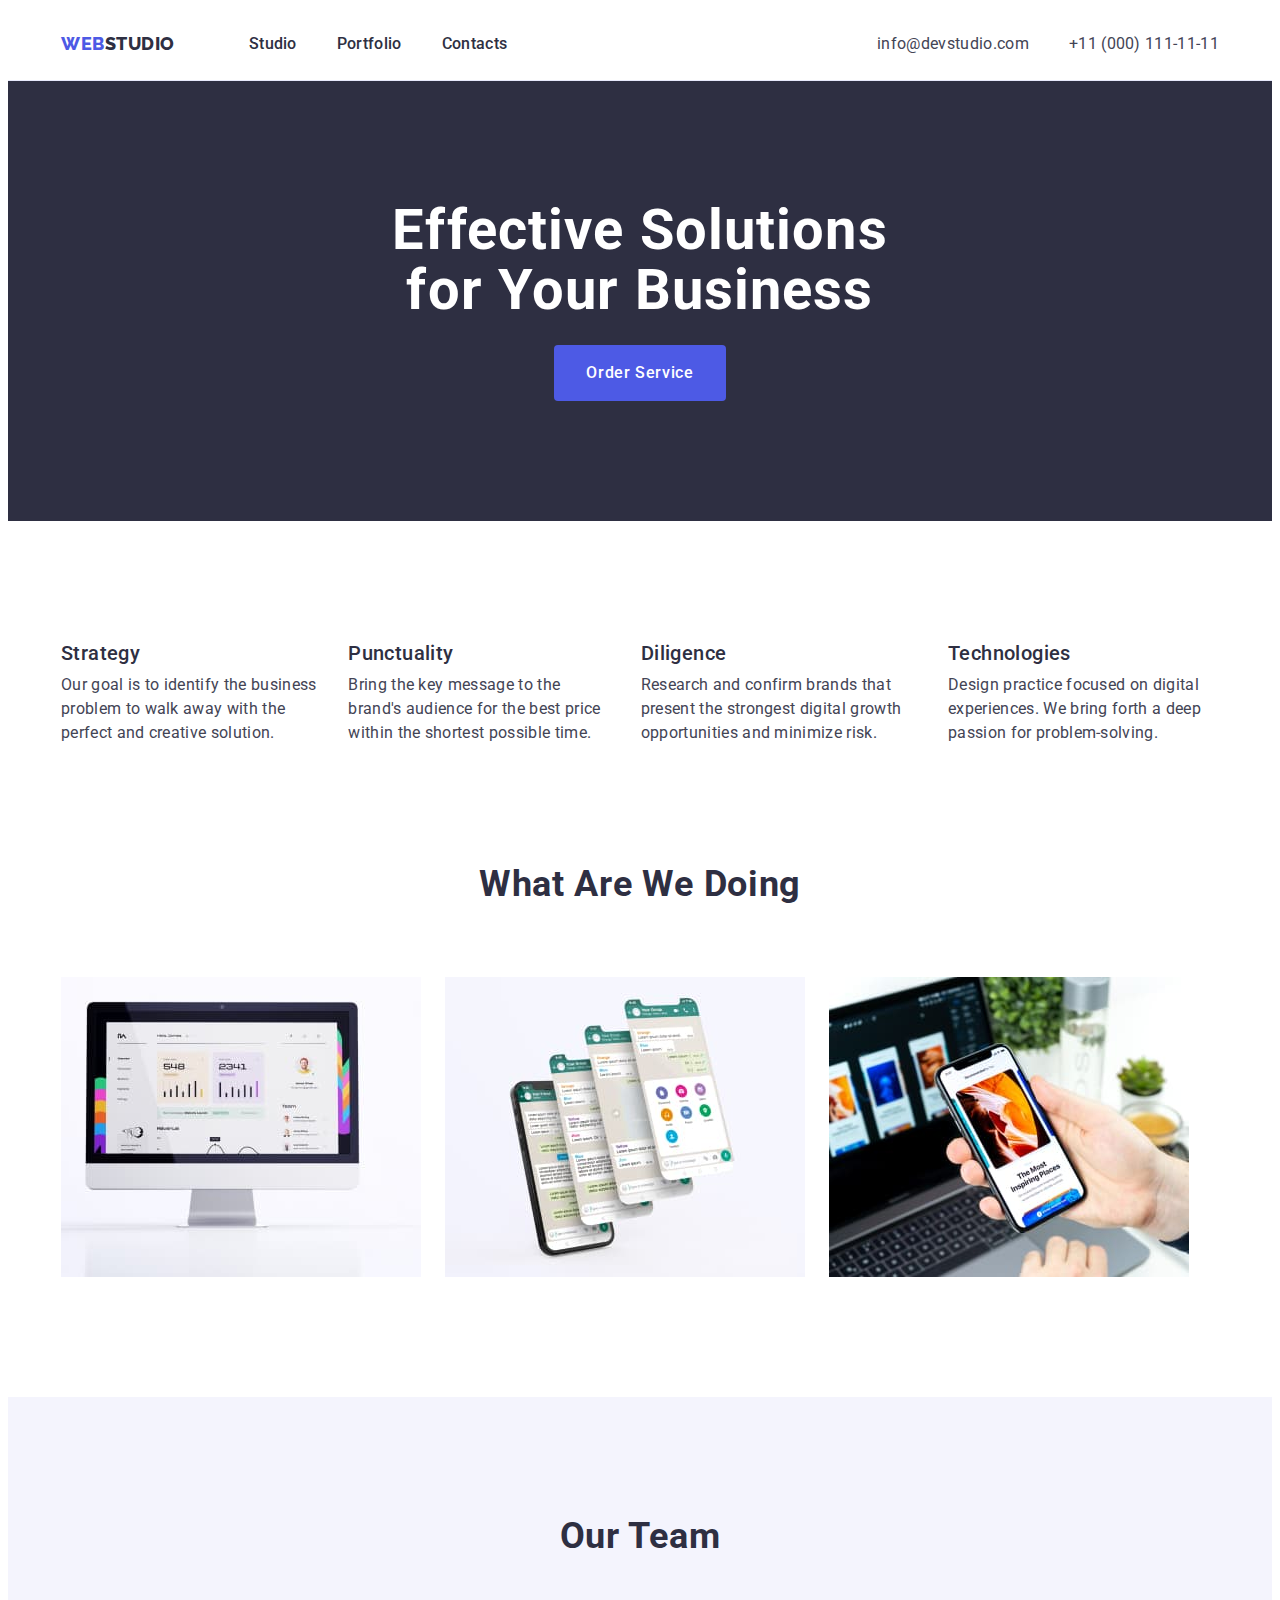
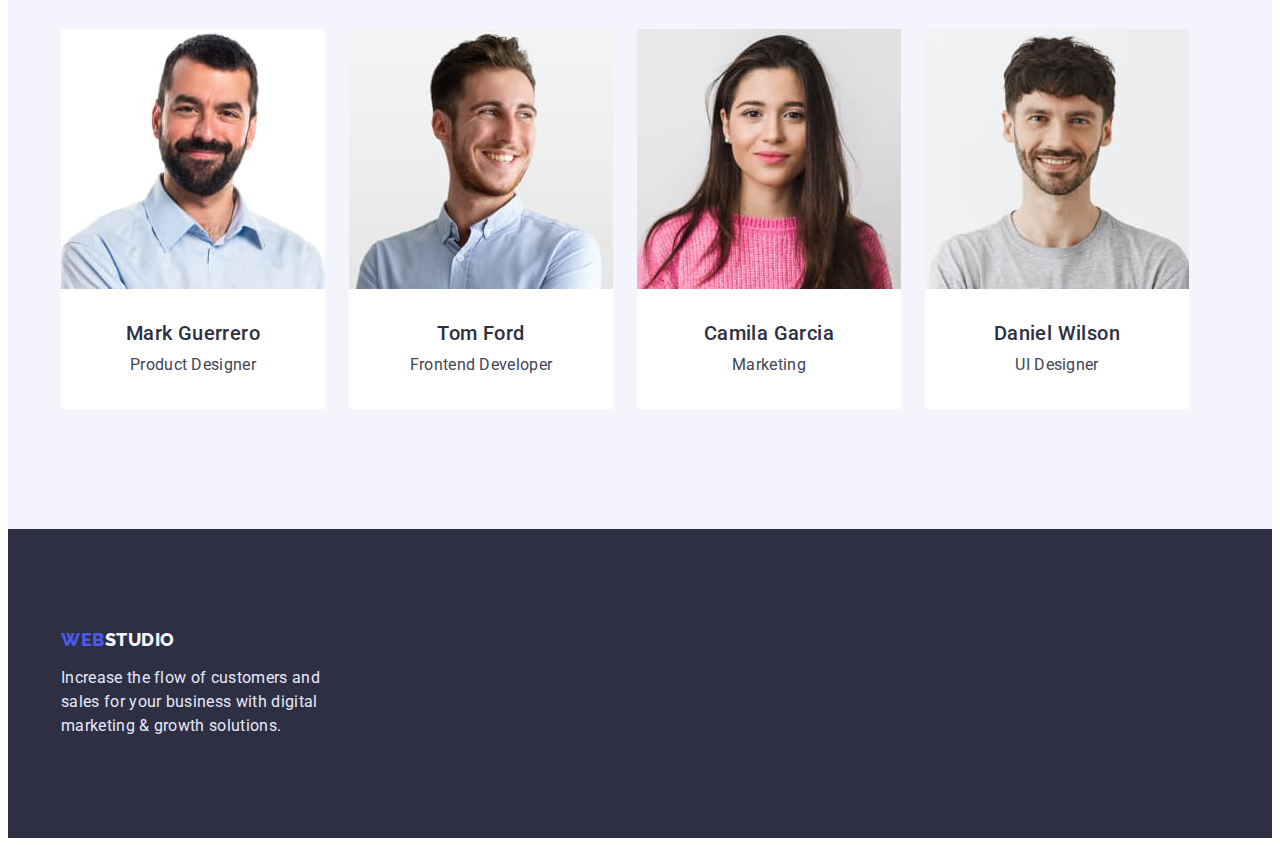
<file: index.html>
<!DOCTYPE html>
<html lang="en">
  <head>
    <meta charset="UTF-8" />
    <meta http-equiv="X-UA-Compatible" content="IE=edge" />
    <meta name="viewport" content="width=device-width, initial-scale=1.0" />
    <link rel="preconnect" href="https://fonts.googleapis.com" />
    <link rel="preconnect" href="https://fonts.gstatic.com" crossorigin />
    <link
      href="https://fonts.googleapis.com/css2?family=Raleway:wght@800&family=Roboto:wght@400;500;700;900&display=swap"
      rel="stylesheet"
    />
    <link
      rel="stylesheet"
      href="https://cdnjs.cloudflare.com/ajax/libs/modern-normalize/1.1.0/modern-normalize.min.css"
      integrity="sha512-wpPYUAdjBVSE4KJnH1VR1HeZfpl1ub8YT/NKx4PuQ5NmX2tKuGu6U/JRp5y+Y8XG2tV+wKQpNHVUX03MfMFn9Q=="
      crossorigin="anonymous"
      referrerpolicy="no-referrer"
    />
    <title>Studio</title>
    <link rel="stylesheet" href="./css/styles.css" />
  </head>
  <body>
    <!-- header -->
    <header class="header">
      <div class="header-container container">
        <nav class="header-nav">
          <a href="./index.html" class="header-logo link">
            Web<span class="logo-web">Studio</span>
          </a>

          <ul class="header-list list">
            <li class="header-item">
              <a href="./index.html" class="header-link link">Studio</a>
            </li>

            <li class="header-item">
              <a href="./portfolio.html" class="header-link link">Portfolio</a>
            </li>

            <li class="header-item">
              <a href="" class="header-link link">Contacts</a>
            </li>
          </ul>
        </nav>

        <address class="header-address">
          <ul class="header-adderess-list list">
            <li class="header-adderess-item">
              <a
                href="mailto:info@devstudio.com"
                class="header-address-link link"
                >info@devstudio.com</a
              >
            </li>

            <li class="header-adder-item">
              <a href="tel:+110001111111" class="header-address-link link"
                >+11 (000) 111-11-11</a
              >
            </li>
          </ul>
        </address>
      </div>
    </header>

    <!-- main -->
    <main>
      <!-- hero -->
      <section class="hero">
        <div class="section container">
          <h1 class="hero-title">Effective Solutions for Your Business</h1>
          <button type="button" class="hero-btn">Order Service</button>
        </div>
      </section>

      <!-- section 1 -->
      <section class="option">
        <div class="section container">
          <h2 class="option-title">Option</h2>
          <ul class="option-list list">
            <li class="option-item">
              <h3 class="option-subtitle">Strategy</h3>
              <p class="option-text">
                Our goal is to identify the business problem to walk away with
                the perfect and creative solution.
              </p>
            </li>

            <li class="option-item">
              <h3 class="option-subtitle">Punctuality</h3>
              <p class="option-text">
                Bring the key message to the brand's audience for the best price
                within the shortest possible time.
              </p>
            </li>

            <li class="option-item">
              <h3 class="option-subtitle">Diligence</h3>
              <p class="option-text">
                Research and confirm brands that present the strongest digital
                growth opportunities and minimize risk.
              </p>
            </li>

            <li class="option-item">
              <h3 class="option-subtitle">Technologies</h3>
              <p class="option-text">
                Design practice focused on digital experiences. We bring forth a
                deep passion for problem-solving.
              </p>
            </li>
          </ul>
        </div>
      </section>

      <!-- section 2 -->
      <section class="works">
        <div class="works-container container">
          <h2 class="works-title">What are we doing</h2>
          <ul class="works-list list">
            <li class="works-item">
              <img
                src="./images/section2/1.jpg"
                alt="computer"
                width="360"
                height="300"
              />
            </li>

            <li class="works-item">
              <img
                src="./images/section2/2.jpg"
                alt="addition"
                width="360"
                height="300"
              />
            </li>

            <li class="works-item">
              <img
                src="./images/section2/3.jpg"
                alt="mobilie"
                width="360"
                height="300"
              />
            </li>
          </ul>
        </div>
      </section>

      <!-- section 3 -->
      <section class="team">
        <div class="section container">
          <h2 class="team-title">Our Team</h2>
          <ul class="team-list list">
            <li class="team-item">
              <img
                src="./images/section3/1mark.jpg"
                alt="Mark Guerrero"
                width="264"
                height="260"
              />
              <div class="info">
                <h3 class="team-subtitle">Mark Guerrero</h3>
                <p class="team-text">Product Designer</p>
              </div>
            </li>

            <li class="team-item">
              <img
                src="./images/section3/2tom.jpg"
                alt="Tom Ford"
                width="264"
                height="260"
              />
              <div class="info">
                <h3 class="team-subtitle">Tom Ford</h3>
                <p class="team-text">Frontend Developer</p>
              </div>
            </li>

            <li class="team-item">
              <img
                src="./images/section3/3camila.jpg"
                alt="Camila Garcia"
                width="264"
                height="260"
              />
              <div class="info">
                <h3 class="team-subtitle">Camila Garcia</h3>
                <p class="team-text">Marketing</p>
              </div>
            </li>

            <li class="team-item">
              <img
                src="./images/section3/4daniel.jpg"
                alt="Daniel Wilson"
                width="264"
                height="260"
              />
              <div class="info">
                <h3 class="team-subtitle">Daniel Wilson</h3>
                <p class="team-text">UI Designer</p>
              </div>
            </li>
          </ul>
        </div>
      </section>
    </main>

    <!-- footer -->
    <footer class="footer">
      <div class="footer-container container">
        <a href="./index.html" class="footer-logo link">
          Web <span class="footer-logo-studio">Studio</span>
        </a>
        <p class="footer-text">
          Increase the flow of customers and sales for your business with
          digital marketing & growth solutions.
        </p>
      </div>
    </footer>
  </body>
</html>
</file>
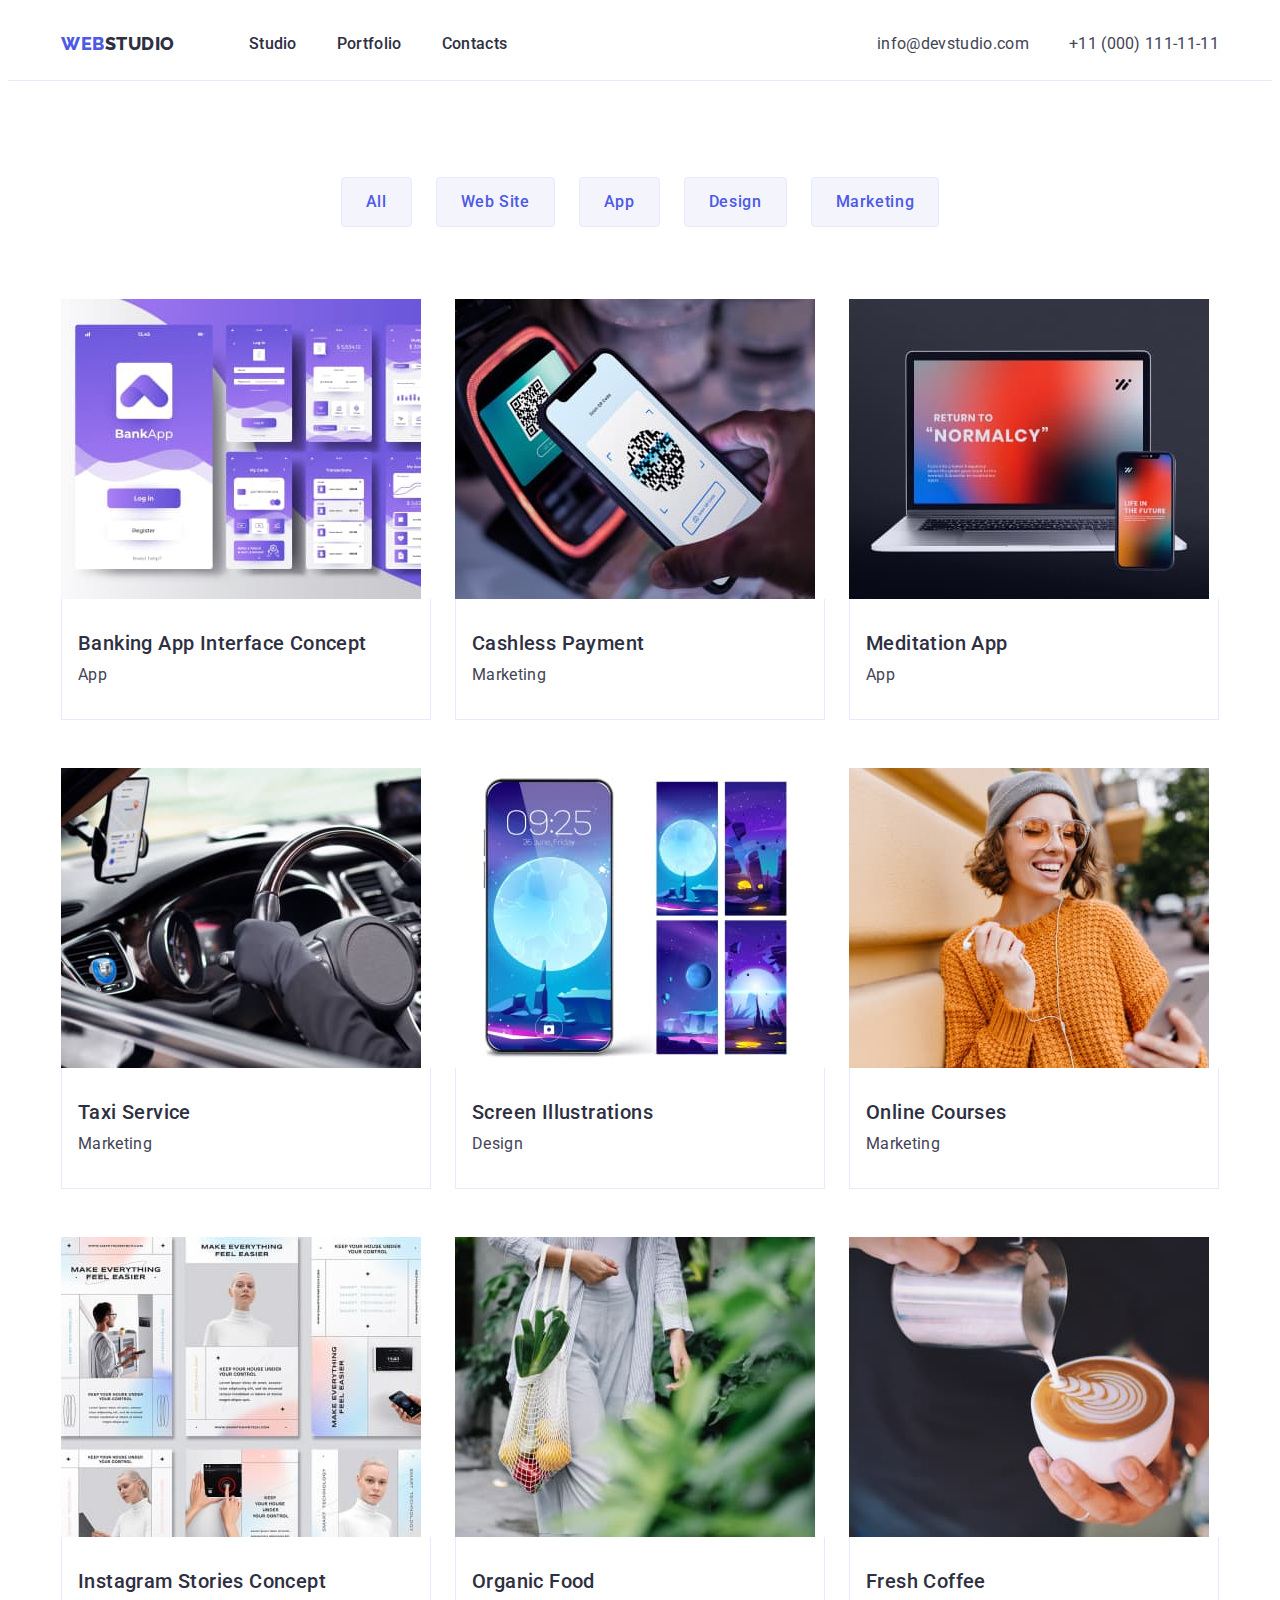
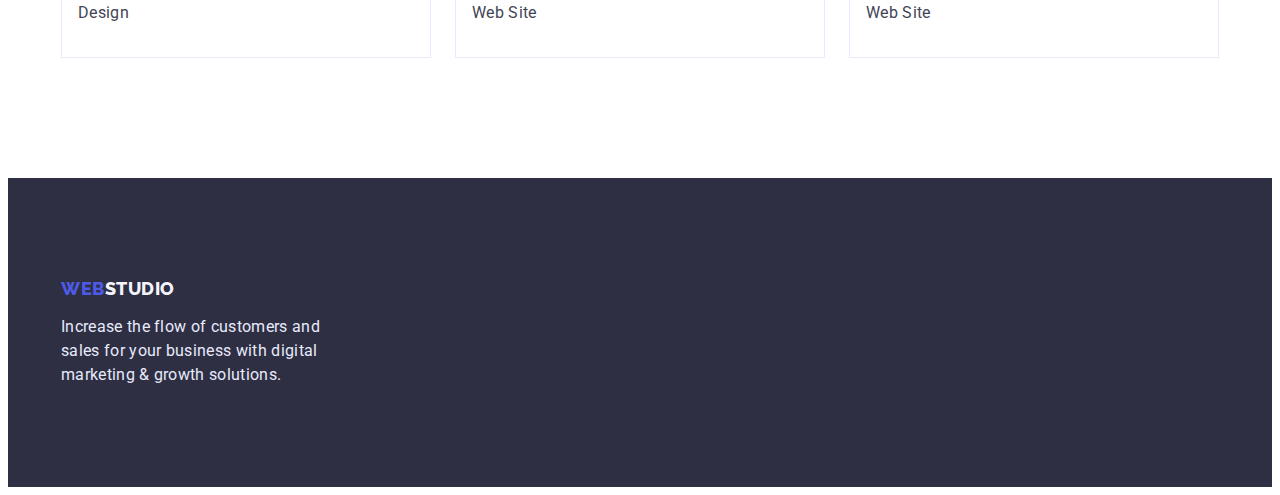
<file: portfolio.html>
<!DOCTYPE html>
<html lang="en">
  <head>
    <meta charset="UTF-8" />
    <meta http-equiv="X-UA-Compatible" content="IE=edge" />
    <meta name="viewport" content="width=device-width, initial-scale=1.0" />
    <link rel="preconnect" href="https://fonts.googleapis.com" />
    <link rel="preconnect" href="https://fonts.gstatic.com" crossorigin />
    <link
      href="https://fonts.googleapis.com/css2?family=Raleway:wght@800&family=Roboto:wght@400;500;700;900&display=swap"
      rel="stylesheet"
    />
    <link
      rel="stylesheet"
      href="https://cdnjs.cloudflare.com/ajax/libs/modern-normalize/1.1.0/modern-normalize.min.css"
      integrity="sha512-wpPYUAdjBVSE4KJnH1VR1HeZfpl1ub8YT/NKx4PuQ5NmX2tKuGu6U/JRp5y+Y8XG2tV+wKQpNHVUX03MfMFn9Q=="
      crossorigin="anonymous"
      referrerpolicy="no-referrer"
    />
    <title>Portfolio</title>
    <link rel="stylesheet" href="./css/styles.css" />
  </head>
  <body>
    <!-- header -->
    <header class="header">
      <div class="header-container container">
        <nav class="header-nav">
          <a href="./index.html" class="header-logo link">
            Web<span class="logo-web">Studio</span>
          </a>

          <ul class="header-list list">
            <li class="header-item">
              <a href="./index.html" class="header-link link">Studio</a>
            </li>

            <li class="header-item">
              <a href="./portfolio.html" class="header-link link">Portfolio</a>
            </li>

            <li class="header-item">
              <a href="" class="header-link link">Contacts</a>
            </li>
          </ul>
        </nav>

        <address class="header-address">
          <ul class="header-adderess-list list">
            <li class="header-adderess-item">
              <a
                href="mailto:info@devstudio.com"
                class="header-address-link link"
                >info@devstudio.com</a
              >
            </li>

            <li class="header-adder-item">
              <a href="tel:+110001111111" class="header-address-link link"
                >+11 (000) 111-11-11</a
              >
            </li>
          </ul>
        </address>
      </div>
    </header>

    <!-- main -->
    <main>
      <section class="portfolio">
        <div class="portfolio-container section container">
          <h1 class="portfolio-title">Portfolio</h1>
          <ul class="filters-list list">
            <li class="filters-item">
              <button type="button" class="filters-btn">All</button>
            </li>
            <li class="filters-item">
              <button type="button" class="filters-btn">Web Site</button>
            </li>
            <li class="filters-item">
              <button type="button" class="filters-btn">App</button>
            </li>
            <li class="filters-item">
              <button type="button" class="filters-btn">Design</button>
            </li>
            <li class="filters-item">
              <button type="button" class="filters-btn">Marketing</button>
            </li>
          </ul>

          <ul class="exemple-list list">
            <li class="exemple-item">
              <a href="#" class="exemple-link link"
                ><img
                  src="./images/portfolio/1.jpg"
                  alt="Banking App"
                  width="360"
                  height="300"
                />
                <div class="card-tumb">
                  <h2 class="exemple-subtite">Banking App Interface Concept</h2>
                  <p class="exemple-text">App</p>
                </div>
              </a>
            </li>
            <li class="exemple-item">
              <a href="#" class="exemple-link link"
                ><img
                  src="./images/portfolio/2.jpg"
                  alt="Cashless Payment"
                  width="360"
                  height="300"
                />
                <div class="card-tumb">
                  <h2 class="exemple-subtite">Cashless Payment</h2>
                  <p class="exemple-text">Marketing</p>
                </div>
              </a>
            </li>
            <li class="exemple-item">
              <a href="#" class="exemple-link link"
                ><img
                  src="./images/portfolio/3.jpg"
                  alt="Meditation App"
                  width="360"
                  height="300"
                />
                <div class="card-tumb">
                  <h2 class="exemple-subtite">Meditation App</h2>
                  <p class="exemple-text">App</p>
                </div>
              </a>
            </li>
            <li class="exemple-item">
              <a href="#" class="exemple-link link"
                ><img
                  src="./images/portfolio/4.jpg"
                  alt="Taxi Service"
                  width="360"
                  height="300"
                />
                <div class="card-tumb">
                  <h2 class="exemple-subtite">Taxi Service</h2>
                  <p class="exemple-text">Marketing</p>
                </div>
              </a>
            </li>
            <li class="exemple-item">
              <a href="#" class="exemple-link link"
                ><img
                  src="./images/portfolio/5.jpg"
                  alt="Screen Illustrations"
                  width="360"
                  height="300"
                />
                <div class="card-tumb">
                  <h2 class="exemple-subtite">Screen Illustrations</h2>
                  <p class="exemple-text">Design</p>
                </div>
              </a>
            </li>
            <li class="exemple-item">
              <a href="#" class="exemple-link link"
                ><img
                  src="./images/portfolio/6.jpg"
                  alt="Online Courses"
                  width="360"
                  height="300"
                />
                <div class="card-tumb">
                  <h2 class="exemple-subtite">Online Courses</h2>
                  <p class="exemple-text">Marketing</p>
                </div>
              </a>
            </li>
            <li class="exemple-item">
              <a href="#" class="exemple-link link">
                <img
                  src="./images/portfolio/7.jpg"
                  alt="Instagram Stories Concept"
                  width="360"
                  height="300"
                />
                <div class="card-tumb">
                  <h2 class="exemple-subtite">Instagram Stories Concept</h2>
                  <p class="exemple-text">Design</p>
                </div>
              </a>
            </li>
            <li class="exemple-item">
              <a href="#" class="exemple-link link"
                ><img
                  src="./images/portfolio/8.jpg"
                  alt="Organic Food"
                  width="360"
                  height="300"
                />
                <div class="card-tumb">
                  <h2 class="exemple-subtite">Organic Food</h2>
                  <p class="exemple-text">Web Site</p>
                </div>
              </a>
            </li>
            <li class="exemple-item">
              <a href="#" class="exemple-link link"
                ><img
                  src="./images/portfolio/9.jpg"
                  alt="Fresh Coffee"
                  width="360"
                  height="300"
                />
                <div class="card-tumb">
                  <h2 class="exemple-subtite">Fresh Coffee</h2>
                  <p class="exemple-text">Web Site</p>
                </div>
              </a>
            </li>
          </ul>
        </div>
      </section>
    </main>

    <!-- footer -->
    <footer class="footer">
      <div class="footer-container container">
        <a href="./index.html" class="footer-logo link">
          Web <span class="footer-logo-studio">Studio</span>
        </a>
        <p class="footer-text">
          Increase the flow of customers and sales for your business with
          digital marketing & growth solutions.
        </p>
      </div>
    </footer>
  </body>
</html>
</file>
<file: css/styles.css>
:root {
  --color-iris: #4d5ae5ff;
  --color-ocean: #404bbfff;
  --color-navy-blue: #2e2f42ff;
  --color-green: #31d0aaff;
  --color-slate: #434455ff;
  --color-light-slate: #8e8f99ff;
  --color-cornflower: #e7e9fcff;
  --color-cloud: #f4f4fdff;
  --color-navy-blue-modal: #2e2f4266;
  --color-grey: #2e2f42b3;
  --color-white: #ffffff;
}

p,
h1,
h2,
h3,
h4,
h5,
h6 {
  margin: 0;
}

ul {
  margin: 0;
  padding-left: 0;
}
img {
  display: block;
  max-width: 100%;
  height: auto;
}

button {
  display: block;
}

body {
  background-color: var(--color-white);
  font-family: "Roboto", sans-serif;
  color: var(--color-slate);
}

.list {
  list-style: none;
}

.link {
  text-decoration: none;
}
.container {
  width: 1158px;
  padding: 0 15px;
  margin: 0 auto;
}
.section {
  padding-top: 120px;
  padding-bottom: 120px;
}

/* ---------------------------------HEADER-------------------------------- */
.header{
  border-bottom: 1px solid var(--color-cornflower); 
}

.header-container {
  display: flex;
  align-items: center;
  padding-top: 24px;
  padding-bottom: 24px;
}

.header-nav {
  display: flex;
  gap: 74px;
}

.header-logo {
  font-family: "Raleway", sans-serif;
  font-weight: 800;
  font-size: 18px;
  line-height: 1.17;
  display: flex;
  align-items: center;
  letter-spacing: 0.03em;
  text-transform: uppercase;
  color: var(--color-iris);
}

.logo-web {
  color: var(--color-navy-blue);
}

.header-list {
  display: flex;
  gap: 40px;
}

.header-link {
  font-weight: 500;
  font-size: 16px;
  line-height: 1.5;
  letter-spacing: 0.02em;
  color: var(--color-navy-blue);
}

.header-link:hover,
.header-link:focus {
  color: var(--color-ocean);
}

.header-address {
  font-style: normal;
  margin-left: auto;
}

.header-adderess-list {
  display: flex;
  gap: 40px;
}

.header-address-link {
  font-size: 16px;
  line-height: 1.5;
  letter-spacing: 0.02em;
  color: var(--color-slate);
}

.header-address-link:hover,
.header-address-link:focus {
  color: var(--color-ocean);
}

/* ---------------------------------HERO-------------------------------- */
.hero {
  background-color: var(--color-navy-blue);
}

.hero-title {
  max-width: 496px;
  font-size: 56px;
  line-height: 1.07;
  letter-spacing: 0.02em;
  color: var(--color-white);
  text-align: center;
  margin: 0 auto 24px;
}

.hero-btn {
  font-family: inherit;
  font-weight: 500;
  font-size: 16px;
  line-height: 1.5;
  letter-spacing: 0.04em;
  color: var(--color-white);
  background-color: var(--color-iris);
  border-radius: 4px;
  cursor: pointer;
  border: 0;
  padding: 16px 32px;
  margin: 0 auto;
}

.hero-btn:hover,
.hero-btn:focus {
  background-color: var(--color-ocean);
}

/* ---------------------------------SECTION1 OPTION-------------------------------- */
.option-title {
  display: none;
}

.option-list {
  display: flex;
  gap: 24px;
}

.option-item {
  width: calc((100%-72) / 4);
}

.option-subtitle {
  font-weight: 500;
  font-size: 20px;
  line-height: 1.2;
  letter-spacing: 0.02em;
  color: var(--color-navy-blue);
  padding-bottom: 8px;
}

.option-text {
  font-size: 16px;
  line-height: 1.5;
  letter-spacing: 0.02em;
}

/* ---------------------------------SECTION2 WORKS-------------------------------- */
.works-container {
  padding-bottom: 120px;
}

.works-title {
  font-size: 36px;
  line-height: 1.11;
  text-align: center;
  letter-spacing: 0.02em;
  text-transform: capitalize;
  color: var(--color-navy-blue);
margin-bottom: 72px;}

.works-list {
  display: flex;
  gap: 24px;
}

/* ---------------------------------SECTION3 TEAM -------------------------------- */
.team {
  background-color: var(--color-cloud);
}

.team-title {
  font-size: 36px;
  line-height: 1.11;
  text-align: center;
  letter-spacing: 0.02em;
  text-transform: capitalize;
  color: var(--color-navy-blue);
  margin-bottom: 72px;
}

.team-list {
  display: flex;
  gap: 24px;
}

.team-item {
  width: calc((100%-72px) / 4);
  background-color: var(--color-white);
}

.team-item > .info {
  padding: 32px 16px;
  text-align: center;
}

.team-subtitle {
  font-weight: 500;
  font-size: 20px;
  line-height: 1.2;
  letter-spacing: 0.02em;
  color: var(--color-navy-blue);
  margin-bottom: 8px;
}

.team-text {
  font-size: 16px;
  line-height: 1.5;
  letter-spacing: 0.02em;
}

/* ---------------------------------FOOTER-------------------------------- */
.footer {
  background-color: var(--color-navy-blue);
}

.footer-container {
  padding-top: 100px;
  padding-bottom: 100px;
}

.footer-logo {
  font-family: "Raleway", sans-serif;
  font-weight: 800;
  font-size: 18px;
  line-height: 1.17;
  display: flex;
  align-items: center;
  letter-spacing: 0.03em;
  text-transform: uppercase;
  color: var(--color-iris);
  margin-bottom: 16px;
}

.footer-logo-studio {
  color: var(--color-cloud);
}

.footer-text {
  font-size: 16px;
  line-height: 1.5;
  letter-spacing: 0.02em;
  color: var(--color-cornflower);
  width: 264px;
}
/* ---------------------------------PORTFOLIO-------------------------------- */
.portfolio-title {
  display: none;
}

/* ---------------------------------PORTFOLIO FILTERS-------------------------------- */
.portfolio-container {
  padding-top: 96px;
}

.filters-list {
  display: flex;
  gap: 24px;
  justify-content: center;
  margin-bottom: 72px;
}

.filters-btn {
  font-family: inherit;
  font-weight: 500;
  font-size: 16px;
  line-height: 1.5;
  padding: 12px 24px;
  text-align: center;
  letter-spacing: 0.04em;
  color: var(--color-iris);
  background: var(--color-cloud);
  border: 1px solid var(--color-cornflower);
  border-radius: 4px;
  cursor: pointer;
}

.filters-btn:hover,
.filters-btn:focus {
  color: var(--color-white);
  background: var(--color-ocean);
  border: 1px solid var(--color-ocean);
}

/* ---------------------------------PORTFOLIO EXEMPLE-------------------------------- */
.exemple-list {
  display: flex;
  flex-wrap: wrap;
  gap: 48px 24px;
}

.exemple-item {
  width: calc((100% - 48px) / 3);
}

.card-tumb {
  padding: 32px 16px;
  border: 1px solid var(--color-cornflower);
  border-top: none;
}

.exemple-subtite {
  font-weight: 500;
  font-size: 20px;
  line-height: 1.2;
  letter-spacing: 0.02em;
  color: var(--color-navy-blue);
  margin-bottom: 8px;
}

.exemple-text {
  font-size: 16px;
  line-height: 1.5;
  letter-spacing: 0.02em;
  color: var(--color-slate);
}
</file>
